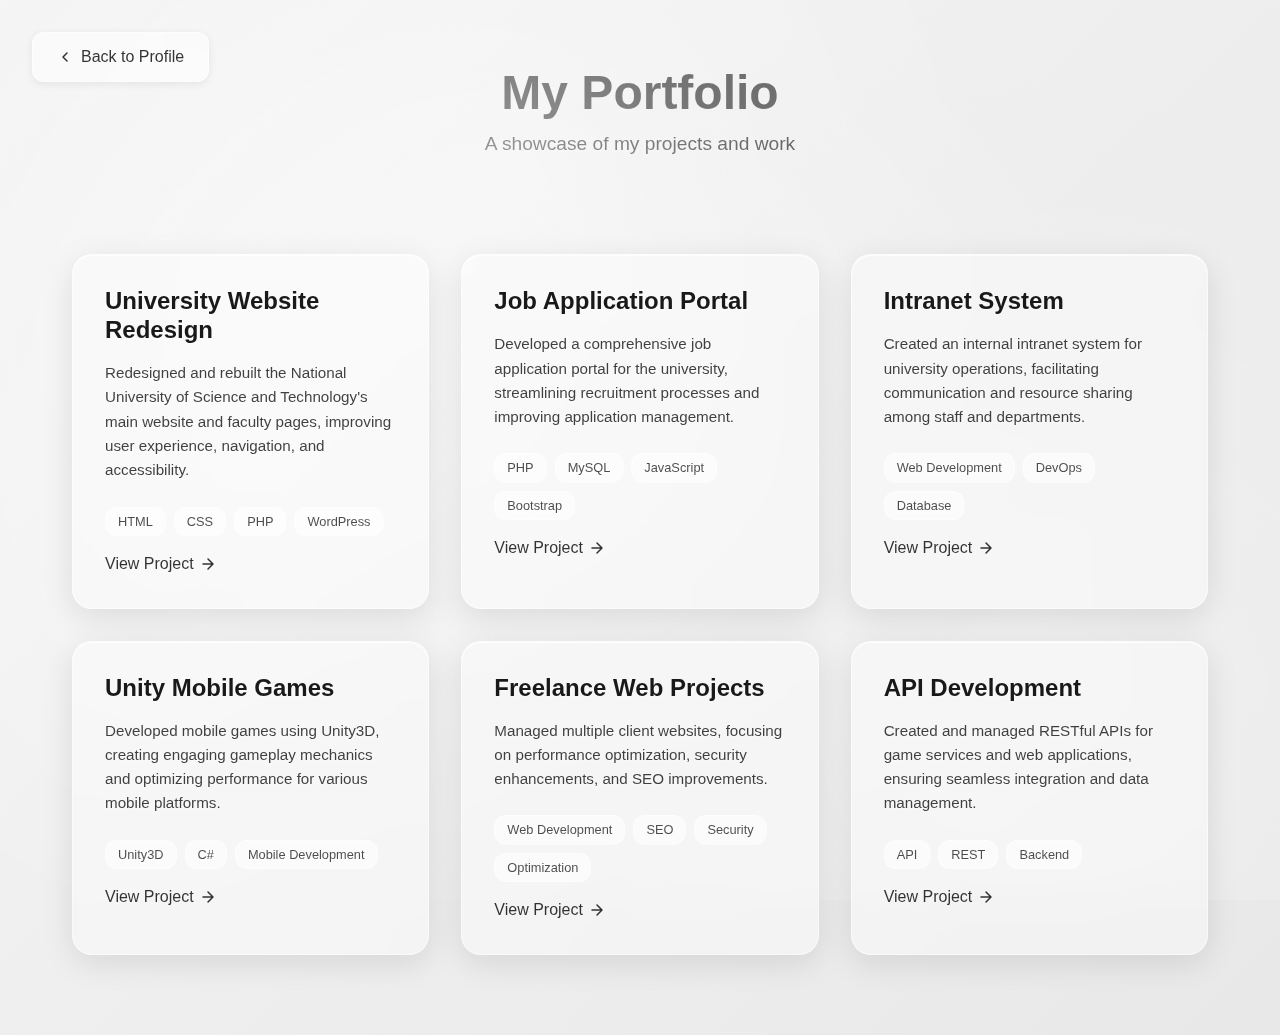
<file: portfolio.html>
<!DOCTYPE html>
<html lang="en">
<head>
    <meta charset="UTF-8">
    <meta name="viewport" content="width=device-width, initial-scale=1.0">
    <title>Portfolio - Henrix Moyo</title>
    <link href="https://cdn.jsdelivr.net/npm/bootstrap@5.3.0/dist/css/bootstrap.min.css" rel="stylesheet">
    <link rel="stylesheet" href="styles/main.css">
    <style>
        .portfolio-container {
            max-width: 1200px;
            margin: 0 auto;
            padding: 2rem;
        }

        .portfolio-header {
            text-align: center;
            margin-bottom: 3rem;
            padding: 2rem 0;
        }

        .portfolio-title {
            font-size: 3rem;
            font-weight: 700;
            background: linear-gradient(135deg, #333 0%, #666 100%);
            -webkit-background-clip: text;
            -webkit-text-fill-color: transparent;
            background-clip: text;
            margin-bottom: 0.5rem;
        }

        .portfolio-subtitle {
            font-size: 1.2rem;
            color: rgba(0, 0, 0, 0.7);
            text-shadow: 0 1px 2px rgba(255, 255, 255, 0.5);
        }

        .back-button {
            position: fixed;
            top: 2rem;
            left: 2rem;
            z-index: 100;
            background: rgba(255, 255, 255, 0.5);
            backdrop-filter: blur(10px);
            -webkit-backdrop-filter: blur(10px);
            border: 1px solid rgba(255, 255, 255, 0.6);
            border-radius: 12px;
            padding: 0.75rem 1.5rem;
            color: rgba(0, 0, 0, 0.8);
            text-decoration: none;
            display: flex;
            align-items: center;
            gap: 0.5rem;
            font-weight: 500;
            transition: all 0.3s ease;
            box-shadow: 0 2px 8px rgba(0, 0, 0, 0.08);
        }

        .back-button:hover {
            background: rgba(255, 255, 255, 0.7);
            transform: translateY(-2px);
            box-shadow: 0 4px 12px rgba(0, 0, 0, 0.12);
        }

        .portfolio-grid {
            display: grid;
            grid-template-columns: repeat(auto-fit, minmax(300px, 1fr));
            gap: 2rem;
            margin-bottom: 3rem;
        }

        .portfolio-card {
            background: rgba(255, 255, 255, 0.4);
            backdrop-filter: blur(20px) saturate(180%);
            -webkit-backdrop-filter: blur(20px) saturate(180%);
            border-radius: 20px;
            border: 1px solid rgba(255, 255, 255, 0.5);
            padding: 2rem;
            box-shadow: 0 8px 32px rgba(0, 0, 0, 0.1), inset 0 1px 0 rgba(255, 255, 255, 0.8);
            transition: all 0.3s ease;
            overflow: hidden;
        }

        .portfolio-card:hover {
            transform: translateY(-5px);
            box-shadow: 0 20px 60px rgba(0, 0, 0, 0.12), inset 0 1px 0 rgba(255, 255, 255, 0.9);
            background: rgba(255, 255, 255, 0.5);
        }

        .portfolio-card-title {
            font-size: 1.5rem;
            font-weight: 600;
            color: rgba(0, 0, 0, 0.9);
            margin-bottom: 1rem;
            text-shadow: 0 1px 2px rgba(255, 255, 255, 0.5);
        }

        .portfolio-card-description {
            font-size: 0.95rem;
            color: rgba(0, 0, 0, 0.75);
            line-height: 1.6;
            margin-bottom: 1.5rem;
            text-shadow: 0 1px 2px rgba(255, 255, 255, 0.5);
        }

        .portfolio-card-tech {
            display: flex;
            flex-wrap: wrap;
            gap: 0.5rem;
            margin-bottom: 1rem;
        }

        .tech-tag {
            padding: 0.25rem 0.75rem;
            background: rgba(255, 255, 255, 0.3);
            backdrop-filter: blur(5px);
            -webkit-backdrop-filter: blur(5px);
            border: 1px solid rgba(255, 255, 255, 0.4);
            border-radius: 12px;
            font-size: 0.8rem;
            color: rgba(0, 0, 0, 0.7);
            text-shadow: 0 1px 2px rgba(255, 255, 255, 0.5);
        }

        .portfolio-card-link {
            display: inline-flex;
            align-items: center;
            gap: 0.5rem;
            color: rgba(0, 0, 0, 0.8);
            text-decoration: none;
            font-weight: 500;
            transition: all 0.3s ease;
        }

        .portfolio-card-link:hover {
            color: rgba(0, 0, 0, 0.9);
            transform: translateX(5px);
        }

        .section-divider {
            height: 1px;
            background: rgba(0, 0, 0, 0.1);
            margin: 3rem 0;
        }

        /* Tablet Styles */
        @media (max-width: 1024px) {
            .portfolio-container {
                padding: 1.5rem;
            }

            .portfolio-grid {
                grid-template-columns: repeat(auto-fit, minmax(280px, 1fr));
                gap: 1.5rem;
            }
        }

        @media (max-width: 768px) {
            .portfolio-container {
                padding: 1rem;
                padding-top: 4rem;
            }

            .portfolio-header {
                margin-bottom: 2rem;
                padding: 1rem 0;
            }

            .portfolio-title {
                font-size: 2rem;
            }

            .portfolio-subtitle {
                font-size: 1rem;
            }

            .back-button {
                top: 1rem;
                left: 1rem;
                padding: 0.5rem 1rem;
                font-size: 0.9rem;
            }

            .portfolio-grid {
                grid-template-columns: 1fr;
                gap: 1.5rem;
            }

            .portfolio-card {
                padding: 1.5rem;
            }

            .portfolio-card-title {
                font-size: 1.25rem;
            }

            .portfolio-card-description {
                font-size: 0.9rem;
            }
        }

        /* Mobile Styles */
        @media (max-width: 576px) {
            .portfolio-container {
                padding: 0.75rem;
                padding-top: 3.5rem;
            }

            .portfolio-header {
                margin-bottom: 1.5rem;
                padding: 0.75rem 0;
            }

            .portfolio-title {
                font-size: 1.75rem;
            }

            .portfolio-subtitle {
                font-size: 0.9rem;
            }

            .back-button {
                top: 0.75rem;
                left: 0.75rem;
                padding: 0.4rem 0.8rem;
                font-size: 0.85rem;
            }

            .portfolio-grid {
                gap: 1.25rem;
            }

            .portfolio-card {
                padding: 1.25rem;
                border-radius: 16px;
            }

            .portfolio-card-title {
                font-size: 1.1rem;
                margin-bottom: 0.75rem;
            }

            .portfolio-card-description {
                font-size: 0.85rem;
                margin-bottom: 1rem;
            }

            .tech-tag {
                font-size: 0.75rem;
                padding: 0.2rem 0.6rem;
            }

            .portfolio-card-link {
                font-size: 0.85rem;
            }
        }

        /* Small Mobile */
        @media (max-width: 400px) {
            .portfolio-container {
                padding: 0.5rem;
                padding-top: 3rem;
            }

            .portfolio-title {
                font-size: 1.5rem;
            }

            .portfolio-subtitle {
                font-size: 0.85rem;
            }

            .back-button {
                top: 0.5rem;
                left: 0.5rem;
                padding: 0.35rem 0.7rem;
                font-size: 0.8rem;
            }

            .portfolio-card {
                padding: 1rem;
            }

            .portfolio-card-title {
                font-size: 1rem;
            }

            .portfolio-card-description {
                font-size: 0.8rem;
            }
        }
    </style>
</head>
<body>
    <a href="index.html" class="back-button">
        <svg width="16" height="16" viewBox="0 0 16 16" fill="none" xmlns="http://www.w3.org/2000/svg">
            <path d="M10 12L6 8L10 4" stroke="currentColor" stroke-width="1.5" stroke-linecap="round" stroke-linejoin="round"/>
        </svg>
        Back to Profile
    </a>

    <div class="portfolio-container">
        <div class="portfolio-header">
            <h1 class="portfolio-title">My Portfolio</h1>
            <p class="portfolio-subtitle">A showcase of my projects and work</p>
        </div>

        <div class="portfolio-grid">
            <div class="portfolio-card">
                <h3 class="portfolio-card-title">University Website Redesign</h3>
                <p class="portfolio-card-description">
                    Redesigned and rebuilt the National University of Science and Technology's main website and faculty pages, improving user experience, navigation, and accessibility.
                </p>
                <div class="portfolio-card-tech">
                    <span class="tech-tag">HTML</span>
                    <span class="tech-tag">CSS</span>
                    <span class="tech-tag">PHP</span>
                    <span class="tech-tag">WordPress</span>
                </div>
                <a href="#" class="portfolio-card-link">
                    View Project
                    <svg width="16" height="16" viewBox="0 0 16 16" fill="none" xmlns="http://www.w3.org/2000/svg">
                        <path d="M6 3L11 8L6 13M11 8H1" stroke="currentColor" stroke-width="1.5" stroke-linecap="round" stroke-linejoin="round"/>
                    </svg>
                </a>
            </div>

            <div class="portfolio-card">
                <h3 class="portfolio-card-title">Job Application Portal</h3>
                <p class="portfolio-card-description">
                    Developed a comprehensive job application portal for the university, streamlining recruitment processes and improving application management.
                </p>
                <div class="portfolio-card-tech">
                    <span class="tech-tag">PHP</span>
                    <span class="tech-tag">MySQL</span>
                    <span class="tech-tag">JavaScript</span>
                    <span class="tech-tag">Bootstrap</span>
                </div>
                <a href="#" class="portfolio-card-link">
                    View Project
                    <svg width="16" height="16" viewBox="0 0 16 16" fill="none" xmlns="http://www.w3.org/2000/svg">
                        <path d="M6 3L11 8L6 13M11 8H1" stroke="currentColor" stroke-width="1.5" stroke-linecap="round" stroke-linejoin="round"/>
                    </svg>
                </a>
            </div>

            <div class="portfolio-card">
                <h3 class="portfolio-card-title">Intranet System</h3>
                <p class="portfolio-card-description">
                    Created an internal intranet system for university operations, facilitating communication and resource sharing among staff and departments.
                </p>
                <div class="portfolio-card-tech">
                    <span class="tech-tag">Web Development</span>
                    <span class="tech-tag">DevOps</span>
                    <span class="tech-tag">Database</span>
                </div>
                <a href="#" class="portfolio-card-link">
                    View Project
                    <svg width="16" height="16" viewBox="0 0 16 16" fill="none" xmlns="http://www.w3.org/2000/svg">
                        <path d="M6 3L11 8L6 13M11 8H1" stroke="currentColor" stroke-width="1.5" stroke-linecap="round" stroke-linejoin="round"/>
                    </svg>
                </a>
            </div>

            <div class="portfolio-card">
                <h3 class="portfolio-card-title">Unity Mobile Games</h3>
                <p class="portfolio-card-description">
                    Developed mobile games using Unity3D, creating engaging gameplay mechanics and optimizing performance for various mobile platforms.
                </p>
                <div class="portfolio-card-tech">
                    <span class="tech-tag">Unity3D</span>
                    <span class="tech-tag">C#</span>
                    <span class="tech-tag">Mobile Development</span>
                </div>
                <a href="#" class="portfolio-card-link">
                    View Project
                    <svg width="16" height="16" viewBox="0 0 16 16" fill="none" xmlns="http://www.w3.org/2000/svg">
                        <path d="M6 3L11 8L6 13M11 8H1" stroke="currentColor" stroke-width="1.5" stroke-linecap="round" stroke-linejoin="round"/>
                    </svg>
                </a>
            </div>

            <div class="portfolio-card">
                <h3 class="portfolio-card-title">Freelance Web Projects</h3>
                <p class="portfolio-card-description">
                    Managed multiple client websites, focusing on performance optimization, security enhancements, and SEO improvements.
                </p>
                <div class="portfolio-card-tech">
                    <span class="tech-tag">Web Development</span>
                    <span class="tech-tag">SEO</span>
                    <span class="tech-tag">Security</span>
                    <span class="tech-tag">Optimization</span>
                </div>
                <a href="#" class="portfolio-card-link">
                    View Project
                    <svg width="16" height="16" viewBox="0 0 16 16" fill="none" xmlns="http://www.w3.org/2000/svg">
                        <path d="M6 3L11 8L6 13M11 8H1" stroke="currentColor" stroke-width="1.5" stroke-linecap="round" stroke-linejoin="round"/>
                    </svg>
                </a>
            </div>

            <div class="portfolio-card">
                <h3 class="portfolio-card-title">API Development</h3>
                <p class="portfolio-card-description">
                    Created and managed RESTful APIs for game services and web applications, ensuring seamless integration and data management.
                </p>
                <div class="portfolio-card-tech">
                    <span class="tech-tag">API</span>
                    <span class="tech-tag">REST</span>
                    <span class="tech-tag">Backend</span>
                </div>
                <a href="#" class="portfolio-card-link">
                    View Project
                    <svg width="16" height="16" viewBox="0 0 16 16" fill="none" xmlns="http://www.w3.org/2000/svg">
                        <path d="M6 3L11 8L6 13M11 8H1" stroke="currentColor" stroke-width="1.5" stroke-linecap="round" stroke-linejoin="round"/>
                    </svg>
                </a>
            </div>
        </div>
    </div>
</body>
</html>
</file>
<file: styles/main.css>
body {
    background: linear-gradient(135deg, #f5f5f5 0%, #e8e8e8 25%, #fafafa 50%, #f0f0f0 75%, #ffffff 100%);
    background-size: 400% 400%;
    animation: gradientShift 15s ease infinite;
    min-height: 100vh;
    display: flex;
    align-items: center;
    justify-content: center;
    font-family: -apple-system, BlinkMacSystemFont, 'Segoe UI', Roboto, Oxygen, Ubuntu, Cantarell, sans-serif;
    position: relative;
    overflow-x: hidden;
}

body::before {
    content: '';
    position: fixed;
    top: 0;
    left: 0;
    right: 0;
    bottom: 0;
    background: 
        radial-gradient(circle at 20% 50%, rgba(255, 255, 255, 0.4) 0%, transparent 50%),
        radial-gradient(circle at 80% 80%, rgba(255, 255, 255, 0.3) 0%, transparent 50%),
        radial-gradient(circle at 40% 20%, rgba(255, 255, 255, 0.35) 0%, transparent 50%);
    pointer-events: none;
    z-index: 0;
}

@keyframes gradientShift {
    0% { background-position: 0% 50%; }
    50% { background-position: 100% 50%; }
    100% { background-position: 0% 50%; }
}

.container-wrapper {
    display: flex;
    align-items: center;
    justify-content: center;
    transition: transform 0.5s cubic-bezier(0.68, -0.55, 0.265, 1.55);
    position: relative;
    min-height: 100vh;
    z-index: 1;
}

.container-wrapper.shifted {
    transform: translateX(-190px);
}

.profile-card {
    background: rgba(255, 255, 255, 0.4);
    backdrop-filter: blur(20px) saturate(180%);
    -webkit-backdrop-filter: blur(20px) saturate(180%);
    border-radius: 24px;
    border: 1px solid rgba(255, 255, 255, 0.5);
    padding: 0.5rem;
    box-shadow: 
        0 8px 32px rgba(0, 0, 0, 0.08),
        inset 0 1px 0 rgba(255, 255, 255, 0.8);
    max-width: 400px;
    width: 100%;
    margin: 1rem auto;
    transition: all 0.4s cubic-bezier(0.175, 0.885, 0.32, 1.275);
    transform-style: preserve-3d;
    will-change: transform;
    flex-shrink: 0;
    position: relative;
    overflow: hidden;
}

.profile-card::before {
    content: '';
    position: absolute;
    top: 0;
    left: -100%;
    width: 100%;
    height: 100%;
    background: linear-gradient(90deg, transparent, rgba(255, 255, 255, 0.4), transparent);
    transition: left 0.5s;
}

.profile-card:hover::before {
    left: 100%;
}

.profile-card:hover {
    background: rgba(255, 255, 255, 0.5);
    box-shadow: 
        0 20px 60px rgba(0, 0, 0, 0.12),
        inset 0 1px 0 rgba(255, 255, 255, 0.9);
    border-color: rgba(255, 255, 255, 0.6);
    transform: translateY(-5px);
}

.profile-card-inner {
    transform-style: preserve-3d;
}

.profile-image-container {
    background: rgba(255, 255, 255, 0.3);
    backdrop-filter: blur(10px);
    -webkit-backdrop-filter: blur(10px);
    border: 1px solid rgba(255, 255, 255, 0.5);
    border-radius: 20px;
    overflow: hidden;
    position: relative;
    margin-bottom: 1.5rem;
    transform: translateZ(40px);
    box-shadow: 0 4px 16px rgba(0, 0, 0, 0.08);
}

.profile-image {
    width: 100%;
    height: auto;
    display: block;
}

.profile-header {
    text-align: center;
    margin-bottom: 1.5rem;
    transform: translateZ(20px);
}

.profile-name {
    font-size: 1.75rem;
    font-weight: 500;
    color: #1a1a1a;
    margin-bottom: 0.5rem;
}

.status-container {
    display: flex;
    align-items: center;
    justify-content: center;
    gap: 0.5rem;
    color: #666;
    font-size: 0.95rem;
}

.spinner {
    width: 16px;
    height: 16px;
    border: 2px solid #e0e0e0;
    border-top-color: #666;
    border-radius: 50%;
    animation: spin 1s linear infinite;
}

@keyframes spin {
    to { transform: rotate(360deg); }
}

.profile-footer {
    display: flex;
    flex-direction: column;
    align-items: center;
    justify-content: center;
    transform: translateZ(30px);
}

.user-info {
    display: flex;
    align-items: center;
    gap: 0.75rem;
}

.user-avatar {
    width: 40px;
    height: 40px;
    border-radius: 50%;
    background: linear-gradient(135deg, rgba(255, 255, 255, 0.9) 0%, rgba(240, 240, 240, 0.9) 100%);
    backdrop-filter: blur(10px);
    -webkit-backdrop-filter: blur(10px);
    border: 1px solid rgba(255, 255, 255, 0.5);
    display: flex;
    align-items: center;
    justify-content: center;
    color: #333;
    font-weight: 600;
    font-size: 0.9rem;
    box-shadow: 0 4px 12px rgba(0, 0, 0, 0.1);
}

.user-details {
    display: flex;
    flex-direction: column;
}

.username {
    font-weight: 500;
    color: #1a1a1a;
    font-size: 0.95rem;
}

.timestamp {
    color: #999;
    font-size: 0.85rem;
}

.add-member-btn {
    margin: 0 auto; /* Center horizontally */
    background: rgb(8, 8, 8);
    backdrop-filter: blur(10px);
    -webkit-backdrop-filter: blur(10px);
    color: white;
    border: 1px solid rgba(255, 255, 255, 0.2);
    border-radius: 12px;
    padding: 0.6rem 1.5rem;
    margin-top: 1rem;
    margin-bottom: 1rem;
    font-size: 0.95rem;
    font-weight: 500;
    cursor: pointer;
    transition: all 0.3s ease;
    display: flex;
    align-items: center;
    gap: 0.5rem;
    box-shadow: 0 4px 16px rgba(0, 0, 0, 0.2);
}

.add-member-btn:hover {
    background: rgba(26, 26, 26, 0.8);
    transform: translateY(-2px);
    box-shadow: 0 6px 20px rgba(0, 0, 0, 0.3);
    border-color: rgba(255, 255, 255, 0.3);
}

.add-member-btn:active {
    transform: translateY(0);
}

.social-icons {
    display: flex;
    justify-content: center;
    align-items: center;
    gap: 1rem;
    margin-top: 0.75rem;
}

.social-icon {
    display: flex;
    align-items: center;
    justify-content: center;
    width: 40px;
    height: 40px;
    border-radius: 50%;
    background: rgba(255, 255, 255, 0.4);
    backdrop-filter: blur(10px);
    -webkit-backdrop-filter: blur(10px);
    border: 1px solid rgba(255, 255, 255, 0.5);
    color: rgba(0, 0, 0, 0.7);
    text-decoration: none;
    transition: all 0.3s ease;
    box-shadow: 0 2px 8px rgba(0, 0, 0, 0.08);
}

.social-icon:hover {
    background: rgba(255, 255, 255, 0.6);
    transform: translateY(-3px) scale(1.1);
    box-shadow: 0 4px 12px rgba(0, 0, 0, 0.15);
    border-color: rgba(255, 255, 255, 0.7);
    color: rgba(0, 0, 0, 0.9);
}

.social-icon:active {
    transform: translateY(-1px) scale(1.05);
}

.social-icon svg {
    width: 20px;
    height: 20px;
}

.shine {
    position: absolute;
    top: 0;
    left: 0;
    right: 0;
    bottom: 0;
    border-radius: 24px;
    background: radial-gradient(circle at var(--mouse-x, 50%) var(--mouse-y, 50%), rgba(255,255,255,0.3) 0%, transparent 50%);
    opacity: 0;
    transition: opacity 0.3s ease;
    pointer-events: none;
}

.profile-card:hover .shine {
    opacity: 1;
}

.member-panel {
    background: rgba(255, 255, 255, 0.4);
    backdrop-filter: blur(30px) saturate(180%);
    -webkit-backdrop-filter: blur(30px) saturate(180%);
    border-radius: 24px;
    border: 1px solid rgba(255, 255, 255, 0.5);
    padding: 2.5rem;
    box-shadow: 
        0 8px 32px rgba(0, 0, 0, 0.1),
        inset 0 1px 0 rgba(255, 255, 255, 0.8);
    width: 900px;
    max-width: 90vw;
    max-height: 90vh;
    overflow-y: auto;
    opacity: 0;
    transition: all 0.5s cubic-bezier(0.68, -0.55, 0.265, 1.55);
    pointer-events: none;
    position: absolute;
    left: calc(50% + 210px);
    top: 50%;
    transform: translateY(-50%) translateX(50px) scale(0.95);
    z-index: 1000;
}

.member-panel.visible {
    opacity: 1;
    transform: translateY(-50%) translateX(0) scale(1);
    pointer-events: all;
}

.panel-header {
    display: flex;
    justify-content: flex-end;
    align-items: center;
    margin-bottom: 1rem;
}

.close-btn {
    background: rgba(255, 255, 255, 0.5);
    backdrop-filter: blur(10px);
    -webkit-backdrop-filter: blur(10px);
    border: 1px solid rgba(255, 255, 255, 0.6);
    border-radius: 50%;
    width: 32px;
    height: 32px;
    display: flex;
    align-items: center;
    justify-content: center;
    cursor: pointer;
    transition: all 0.3s ease;
    font-size: 1.5rem;
    color: #333;
    line-height: 1;
    box-shadow: 0 2px 8px rgba(0, 0, 0, 0.08);
}

.close-btn:hover {
    background: rgba(255, 255, 255, 0.7);
    transform: rotate(90deg) scale(1.1);
    box-shadow: 0 4px 12px rgba(0, 0, 0, 0.12);
}

.profile-header-section {
    margin-bottom: 2rem;
}

.profile-main-name {
    font-size: 2.5rem;
    font-weight: 700;
    background: linear-gradient(135deg, #333 0%, #666 100%);
    -webkit-background-clip: text;
    -webkit-text-fill-color: transparent;
    background-clip: text;
    margin: 0 0 0.25rem 0;
    line-height: 1.2;
}

.profile-subtitle {
    font-size: 1rem;
    font-weight: 400;
    color: rgba(0, 0, 0, 0.7);
    margin: 0;
    text-shadow: 0 1px 2px rgba(255, 255, 255, 0.5);
}

.profile-content {
    display: grid;
    grid-template-columns: 1fr 1fr;
    gap: 2.5rem;
    margin-bottom: 2rem;
}

.profile-left-column,
.profile-right-column {
    display: flex;
    flex-direction: column;
    gap: 1.75rem;
}

.profile-section {
    display: flex;
    flex-direction: column;
    gap: 0.75rem;
}

.section-title {
    font-size: 0.75rem;
    font-weight: 700;
    color: rgba(0, 0, 0, 0.9);
    text-transform: uppercase;
    letter-spacing: 0.5px;
    margin: 0;
    padding-bottom: 0.5rem;
    border-bottom: 1px solid rgba(0, 0, 0, 0.1);
    text-shadow: 0 1px 2px rgba(255, 255, 255, 0.5);
}

.section-text {
    font-size: 0.95rem;
    font-weight: 400;
    color: rgba(0, 0, 0, 0.8);
    line-height: 1.6;
    margin: 0;
    text-shadow: 0 1px 2px rgba(255, 255, 255, 0.5);
}

.experience-list {
    display: flex;
    flex-direction: column;
    gap: 1.5rem;
}

.experience-item {
    padding-bottom: 1.5rem;
    border-bottom: 1px solid rgba(0, 0, 0, 0.08);
    position: relative;
}

.experience-item:last-child {
    border-bottom: none;
    padding-bottom: 0;
}

.experience-header {
    margin-bottom: 0.75rem;
}

.experience-title {
    font-size: 1rem;
    font-weight: 600;
    color: rgba(0, 0, 0, 0.9);
    margin-bottom: 0.25rem;
    text-shadow: 0 1px 2px rgba(255, 255, 255, 0.5);
}

.experience-company {
    font-size: 0.9rem;
    font-weight: 500;
    color: rgba(0, 0, 0, 0.7);
    margin-bottom: 0.5rem;
    text-shadow: 0 1px 2px rgba(255, 255, 255, 0.5);
}

.experience-meta {
    display: flex;
    flex-wrap: wrap;
    gap: 0.75rem;
    font-size: 0.85rem;
    color: rgba(0, 0, 0, 0.6);
    margin-bottom: 0.75rem;
}

.experience-duration,
.experience-location {
    display: inline-flex;
    align-items: center;
    padding: 0.25rem 0.5rem;
    background: rgba(255, 255, 255, 0.3);
    backdrop-filter: blur(5px);
    -webkit-backdrop-filter: blur(5px);
    border: 1px solid rgba(255, 255, 255, 0.4);
    border-radius: 12px;
    font-size: 0.8rem;
    text-shadow: 0 1px 2px rgba(255, 255, 255, 0.5);
}

.experience-responsibilities {
    list-style: none;
    padding: 0;
    margin: 0;
    display: flex;
    flex-direction: column;
    gap: 0.5rem;
}

.experience-responsibilities li {
    font-size: 0.9rem;
    color: rgba(0, 0, 0, 0.75);
    line-height: 1.5;
    padding-left: 1.25rem;
    position: relative;
    text-shadow: 0 1px 2px rgba(255, 255, 255, 0.5);
}

.experience-responsibilities li::before {
    content: '▸';
    position: absolute;
    left: 0;
    color: rgba(0, 0, 0, 0.5);
    font-weight: 600;
}

.read-more-btn {
    display: flex;
    align-items: center;
    justify-content: center;
    gap: 0.5rem;
    width: 100%;
    margin-top: 1rem;
    padding: 0.75rem 1rem;
    background: rgba(255, 255, 255, 0.4);
    backdrop-filter: blur(10px);
    -webkit-backdrop-filter: blur(10px);
    border: 1px solid rgba(255, 255, 255, 0.5);
    border-radius: 12px;
    font-size: 0.9rem;
    font-weight: 500;
    color: rgba(0, 0, 0, 0.8);
    cursor: pointer;
    transition: all 0.3s ease;
    box-shadow: 0 2px 8px rgba(0, 0, 0, 0.08);
    text-shadow: 0 1px 2px rgba(255, 255, 255, 0.5);
}

.read-more-btn:hover {
    background: rgba(255, 255, 255, 0.6);
    transform: translateY(-2px);
    box-shadow: 0 4px 12px rgba(0, 0, 0, 0.12);
    border-color: rgba(255, 255, 255, 0.7);
}

.read-more-btn:active {
    transform: translateY(0);
}

.read-more-btn svg {
    flex-shrink: 0;
    transition: transform 0.3s ease;
}

.action-buttons-container {
    display: flex;
    flex-direction: column;
    gap: 0.75rem;
    margin-top: 0.5rem;
}

.portfolio-btn,
.github-btn {
    display: flex;
    align-items: center;
    justify-content: center;
    gap: 0.5rem;
    width: 100%;
    padding: 0.75rem 1rem;
    background: rgba(255, 255, 255, 0.4);
    backdrop-filter: blur(10px);
    -webkit-backdrop-filter: blur(10px);
    border: 1px solid rgba(255, 255, 255, 0.5);
    border-radius: 12px;
    font-size: 0.9rem;
    font-weight: 500;
    color: rgba(0, 0, 0, 0.8);
    cursor: pointer;
    transition: all 0.3s ease;
    box-shadow: 0 2px 8px rgba(0, 0, 0, 0.08);
    text-shadow: 0 1px 2px rgba(255, 255, 255, 0.5);
}

.portfolio-btn:hover,
.github-btn:hover {
    background: rgba(255, 255, 255, 0.6);
    transform: translateY(-2px);
    box-shadow: 0 4px 12px rgba(0, 0, 0, 0.12);
    border-color: rgba(255, 255, 255, 0.7);
}

.portfolio-btn:active,
.github-btn:active {
    transform: translateY(0);
}

.portfolio-btn svg,
.github-btn svg {
    flex-shrink: 0;
}

.about-items {
    display: flex;
    flex-direction: column;
    gap: 0.75rem;
}

.about-item {
    display: flex;
    align-items: center;
    gap: 0.75rem;
    font-size: 0.95rem;
    color: rgba(0, 0, 0, 0.8);
    text-shadow: 0 1px 2px rgba(255, 255, 255, 0.5);
}

.icon-circle {
    width: 32px;
    height: 32px;
    border-radius: 50%;
    background: rgba(255, 255, 255, 0.5);
    backdrop-filter: blur(10px);
    -webkit-backdrop-filter: blur(10px);
    border: 1px solid rgba(255, 255, 255, 0.6);
    display: flex;
    align-items: center;
    justify-content: center;
    flex-shrink: 0;
    color: #333;
    box-shadow: 0 2px 8px rgba(0, 0, 0, 0.08);
    transition: all 0.3s ease;
}

.icon-circle:hover {
    background: rgba(255, 255, 255, 0.7);
    transform: scale(1.1);
    box-shadow: 0 4px 12px rgba(0, 0, 0, 0.12);
}

.influencer-list {
    display: flex;
    flex-direction: column;
    gap: 0.75rem;
}

.influencer-item {
    display: flex;
    flex-direction: column;
    gap: 0.5rem;
}

.influencer-label {
    font-size: 0.95rem;
    color: rgba(0, 0, 0, 0.8);
    font-weight: 400;
    text-shadow: 0 1px 2px rgba(255, 255, 255, 0.5);
}

.influencer-bar {
    width: 100%;
    height: 8px;
    background: rgba(232, 232, 232, 0.3);
    backdrop-filter: blur(5px);
    -webkit-backdrop-filter: blur(5px);
    border-radius: 4px;
    overflow: hidden;
    border: 1px solid rgba(255, 255, 255, 0.2);
}

.influencer-bar-fill {
    height: 100%;
    background: linear-gradient(90deg, rgba(255, 255, 255, 0.8) 0%, rgba(240, 240, 240, 0.8) 100%);
    backdrop-filter: blur(5px);
    -webkit-backdrop-filter: blur(5px);
    border-radius: 4px;
    transition: width 0.5s cubic-bezier(0.4, 0, 0.2, 1);
    box-shadow: 0 2px 8px rgba(0, 0, 0, 0.15);
}

.profile-summary {
    display: flex;
    gap: 2rem;
    padding-top: 1.5rem;
    border-top: 1px solid rgba(0, 0, 0, 0.1);
    margin-top: 1rem;
}

.summary-item {
    display: flex;
    flex-direction: column;
    gap: 0.25rem;
}

.summary-value {
    font-size: 2rem;
    font-weight: 700;
    color: rgba(0, 0, 0, 0.9);
    line-height: 1;
    text-shadow: 0 1px 2px rgba(255, 255, 255, 0.5);
}

.summary-value.highlight {
    background: linear-gradient(135deg, #333 0%, #666 100%);
    -webkit-background-clip: text;
    -webkit-text-fill-color: transparent;
    background-clip: text;
}

.summary-label {
    font-size: 0.85rem;
    color: rgba(0, 0, 0, 0.7);
    font-weight: 400;
    text-shadow: 0 1px 2px rgba(255, 255, 255, 0.5);
}


/* Tablet Styles (768px - 1024px) */
@media (max-width: 1024px) {
    .container-wrapper.shifted {
        transform: translateX(0);
    }

    .member-panel {
        width: 95vw;
        max-width: 95vw;
        left: 50%;
        top: 50%;
        transform: translateX(-50%) translateY(-50%) translateX(50px) scale(0.95);
        padding: 2rem;
    }

    .member-panel.visible {
        transform: translateX(-50%) translateY(-50%) translateX(0) scale(1);
    }

    .profile-content {
        grid-template-columns: 1fr;
        gap: 1.5rem;
    }

    .profile-main-name {
        font-size: 2rem;
    }

    .profile-summary {
        flex-direction: row;
        gap: 1.5rem;
    }
}

/* Tablet Portrait (768px and below) */
@media (max-width: 768px) {
    body {
        padding: 1rem;
    }

    .container-wrapper {
        min-height: auto;
        padding: 1rem 0;
    }

    .container-wrapper.shifted {
        transform: translateX(0);
    }

    .profile-card {
        max-width: 100%;
        margin: 0;
        padding: 1.5rem;
        background: white;
        backdrop-filter: none;
        -webkit-backdrop-filter: none;
        border: 1px solid rgba(0, 0, 0, 0.1);
        box-shadow: 0 8px 32px rgba(0, 0, 0, 0.1);
        position: relative;
        z-index: 2;
    }

    .profile-card:hover {
        background: white;
        box-shadow: 0 20px 60px rgba(0, 0, 0, 0.15);
    }

    .member-panel {
        width: 100vw;
        max-width: 100vw;
        height: 100vh;
        max-height: 100vh;
        left: 0;
        top: 0;
        border-radius: 0;
        padding: 1.5rem;
        transform: translateX(0) translateY(0) scale(1);
        position: fixed;
        background: white;
        backdrop-filter: none;
        -webkit-backdrop-filter: none;
        border: none;
        box-shadow: 0 8px 32px rgba(0, 0, 0, 0.15);
        z-index: 1000;
    }

    .member-panel.visible {
        transform: translateX(0) translateY(0) scale(1);
    }
    
    /* Hide profile card when member panel is open on mobile */
    .container-wrapper.shifted .profile-card {
        opacity: 0;
        visibility: hidden;
        pointer-events: none;
    }

    .profile-image-container {
        background: white;
        backdrop-filter: none;
        -webkit-backdrop-filter: none;
        border: 1px solid rgba(0, 0, 0, 0.1);
    }

    .close-btn {
        background: rgba(245, 245, 245, 0.8);
        backdrop-filter: none;
        -webkit-backdrop-filter: none;
        border: 1px solid rgba(0, 0, 0, 0.1);
    }

    .close-btn:hover {
        background: rgba(230, 230, 230, 0.9);
    }

    .icon-circle {
        background: white;
        backdrop-filter: none;
        -webkit-backdrop-filter: none;
        border: 1px solid rgba(0, 0, 0, 0.1);
    }

    .icon-circle:hover {
        background: rgba(245, 245, 245, 1);
    }

    .portfolio-btn,
    .github-btn,
    .read-more-btn {
        background: white;
        backdrop-filter: none;
        -webkit-backdrop-filter: none;
        border: 1px solid rgba(0, 0, 0, 0.15);
    }

    .portfolio-btn:hover,
    .github-btn:hover,
    .read-more-btn:hover {
        background: rgba(245, 245, 245, 1);
        border-color: rgba(0, 0, 0, 0.2);
    }

    .experience-duration,
    .experience-location {
        background: white;
        backdrop-filter: none;
        -webkit-backdrop-filter: none;
        border: 1px solid rgba(0, 0, 0, 0.15);
    }

    .influencer-bar {
        background: rgba(232, 232, 232, 0.5);
        backdrop-filter: none;
        -webkit-backdrop-filter: none;
        border: 1px solid rgba(0, 0, 0, 0.1);
    }

    .influencer-bar-fill {
        backdrop-filter: none;
        -webkit-backdrop-filter: none;
    }

    .user-avatar {
        background: linear-gradient(135deg, rgba(255, 255, 255, 1) 0%, rgba(240, 240, 240, 1) 100%);
        backdrop-filter: none;
        -webkit-backdrop-filter: none;
        border: 1px solid rgba(0, 0, 0, 0.1);
    }

    .social-icons {
        gap: 0.75rem;
        margin-top: 0.5rem;
    }

    .social-icon {
        width: 36px;
        height: 36px;
        background: white;
        backdrop-filter: none;
        -webkit-backdrop-filter: none;
        border: 1px solid rgba(0, 0, 0, 0.1);
    }

    .social-icon:hover {
        background: rgba(245, 245, 245, 1);
        border-color: rgba(0, 0, 0, 0.15);
    }

    .social-icon svg {
        width: 18px;
        height: 18px;
    }

    .profile-header-section {
        margin-bottom: 1.5rem;
    }

    .profile-main-name {
        font-size: 1.75rem;
    }

    .profile-subtitle {
        font-size: 0.9rem;
    }

    .profile-content {
        gap: 1.25rem;
    }

    .profile-left-column,
    .profile-right-column {
        gap: 1.25rem;
    }

    .profile-section {
        gap: 0.625rem;
    }

    .section-title {
        font-size: 0.7rem;
    }

    .section-text {
        font-size: 0.9rem;
    }

    .experience-list {
        gap: 1.25rem;
    }

    .experience-item {
        padding-bottom: 1.25rem;
    }

    .experience-title {
        font-size: 0.95rem;
    }

    .experience-company {
        font-size: 0.85rem;
    }

    .experience-meta {
        flex-direction: column;
        gap: 0.5rem;
    }

    .experience-duration,
    .experience-location {
        font-size: 0.75rem;
        padding: 0.2rem 0.4rem;
    }

    .experience-responsibilities li {
        font-size: 0.85rem;
    }

    .profile-summary {
        flex-direction: column;
        gap: 1rem;
        padding-top: 1rem;
    }

    .summary-value {
        font-size: 1.75rem;
    }

    .summary-label {
        font-size: 0.8rem;
    }

    .action-buttons-container {
        gap: 0.625rem;
    }

    .portfolio-btn,
    .github-btn,
    .read-more-btn {
        padding: 0.625rem 0.875rem;
        font-size: 0.85rem;
    }
}

/* Mobile Styles (576px and below) */
@media (max-width: 576px) {
    body {
        padding: 0.5rem;
    }

    .container-wrapper {
        padding: 0.5rem 0;
    }

    .profile-card {
        padding: 1.25rem;
        border-radius: 20px;
        background: white;
        backdrop-filter: none;
        -webkit-backdrop-filter: none;
        border: 1px solid rgba(0, 0, 0, 0.1);
        box-shadow: 0 8px 32px rgba(0, 0, 0, 0.1);
        position: relative;
        z-index: 2;
    }

    .profile-card:hover {
        background: white;
        box-shadow: 0 20px 60px rgba(0, 0, 0, 0.15);
    }

    .profile-name {
        font-size: 1.5rem;
    }

    .profile-header {
        margin-bottom: 1.25rem;
    }

    .profile-image-container {
        border-radius: 16px;
        margin-bottom: 1.25rem;
        background: white;
        backdrop-filter: none;
        -webkit-backdrop-filter: none;
        border: 1px solid rgba(0, 0, 0, 0.1);
    }

    .profile-footer {
        flex-direction: column;
        gap: 1rem;
        align-items: center;
    }

    .user-info {
        justify-content: center;
    }

    .add-member-btn {
        width: 100%;
        padding: 0.5rem 1.2rem;
        font-size: 0.9rem;
        justify-content: center;
        background: rgba(45, 45, 45, 0.9);
        backdrop-filter: none;
        -webkit-backdrop-filter: none;
        border: 1px solid rgba(45, 45, 45, 0.3);
    }

    .add-member-btn:hover {
        background: rgba(26, 26, 26, 0.95);
    }

    .social-icons {
        gap: 0.75rem;
        margin-top: 0.5rem;
    }

    .social-icon {
        width: 36px;
        height: 36px;
        background: white;
        backdrop-filter: none;
        -webkit-backdrop-filter: none;
        border: 1px solid rgba(0, 0, 0, 0.1);
    }

    .social-icon:hover {
        background: rgba(245, 245, 245, 1);
        border-color: rgba(0, 0, 0, 0.15);
    }

    .social-icon svg {
        width: 18px;
        height: 18px;
    }

    .member-panel {
        padding: 1.25rem;
        background: white;
        backdrop-filter: none;
        -webkit-backdrop-filter: none;
        border: 1px solid rgba(0, 0, 0, 0.1);
        box-shadow: 0 8px 32px rgba(0, 0, 0, 0.15);
        z-index: 1000;
    }

    .panel-header {
        margin-bottom: 0.75rem;
    }

    .close-btn {
        width: 28px;
        height: 28px;
        font-size: 1.3rem;
        background: rgba(245, 245, 245, 0.8);
        backdrop-filter: none;
        -webkit-backdrop-filter: none;
        border: 1px solid rgba(0, 0, 0, 0.1);
    }

    .close-btn:hover {
        background: rgba(230, 230, 230, 0.9);
    }

    .profile-header-section {
        margin-bottom: 1.25rem;
    }

    .profile-main-name {
        font-size: 1.5rem;
    }

    .profile-subtitle {
        font-size: 0.85rem;
    }

    .profile-content {
        gap: 1rem;
    }

    .profile-left-column,
    .profile-right-column {
        gap: 1rem;
    }

    .profile-section {
        gap: 0.5rem;
    }

    .section-title {
        font-size: 0.65rem;
        padding-bottom: 0.4rem;
    }

    .section-text {
        font-size: 0.85rem;
        line-height: 1.5;
    }

    .about-items {
        gap: 0.625rem;
    }

    .about-item {
        font-size: 0.85rem;
        gap: 0.625rem;
    }

    .icon-circle {
        width: 28px;
        height: 28px;
        background: white;
        backdrop-filter: none;
        -webkit-backdrop-filter: none;
        border: 1px solid rgba(0, 0, 0, 0.1);
    }

    .icon-circle:hover {
        background: rgba(245, 245, 245, 1);
    }

    .icon-circle svg {
        width: 14px;
        height: 14px;
    }

    .influencer-list {
        gap: 0.625rem;
    }

    .influencer-label {
        font-size: 0.85rem;
    }

    .influencer-bar {
        height: 6px;
    }

    .experience-list {
        gap: 1rem;
    }

    .experience-item {
        padding-bottom: 1rem;
    }

    .experience-header {
        margin-bottom: 0.625rem;
    }

    .experience-title {
        font-size: 0.9rem;
    }

    .experience-company {
        font-size: 0.8rem;
        margin-bottom: 0.4rem;
    }

    .experience-meta {
        gap: 0.4rem;
        margin-bottom: 0.625rem;
    }

    .experience-duration,
    .experience-location {
        font-size: 0.7rem;
        padding: 0.15rem 0.35rem;
    }

    .experience-responsibilities {
        gap: 0.4rem;
    }

    .experience-responsibilities li {
        font-size: 0.8rem;
        padding-left: 1rem;
        line-height: 1.4;
    }

    .read-more-btn {
        margin-top: 0.75rem;
        padding: 0.625rem 0.875rem;
        font-size: 0.85rem;
    }

    .profile-summary {
        gap: 0.75rem;
        padding-top: 0.75rem;
        margin-top: 0.75rem;
    }

    .summary-value {
        font-size: 1.5rem;
    }

    .summary-label {
        font-size: 0.75rem;
    }

    .action-buttons-container {
        gap: 0.5rem;
        margin-top: 0.4rem;
    }

    .portfolio-btn,
    .github-btn {
        padding: 0.625rem 0.875rem;
        font-size: 0.85rem;
        background: white;
        backdrop-filter: none;
        -webkit-backdrop-filter: none;
        border: 1px solid rgba(0, 0, 0, 0.15);
    }

    .portfolio-btn:hover,
    .github-btn:hover {
        background: rgba(245, 245, 245, 1);
        border-color: rgba(0, 0, 0, 0.2);
    }

    .read-more-btn {
        background: white;
        backdrop-filter: none;
        -webkit-backdrop-filter: none;
        border: 1px solid rgba(0, 0, 0, 0.15);
    }

    .read-more-btn:hover {
        background: rgba(245, 245, 245, 1);
        border-color: rgba(0, 0, 0, 0.2);
    }

    .portfolio-btn svg,
    .github-btn svg {
        width: 14px;
        height: 14px;
    }

    .experience-duration,
    .experience-location {
        background: white;
        backdrop-filter: none;
        -webkit-backdrop-filter: none;
        border: 1px solid rgba(0, 0, 0, 0.15);
    }

    .influencer-bar {
        background: rgba(232, 232, 232, 0.5);
        backdrop-filter: none;
        -webkit-backdrop-filter: none;
        border: 1px solid rgba(0, 0, 0, 0.1);
    }

    .influencer-bar-fill {
        backdrop-filter: none;
        -webkit-backdrop-filter: none;
    }

    .user-avatar {
        background: linear-gradient(135deg, rgba(255, 255, 255, 1) 0%, rgba(240, 240, 240, 1) 100%);
        backdrop-filter: none;
        -webkit-backdrop-filter: none;
        border: 1px solid rgba(0, 0, 0, 0.1);
    }
}

/* Small Mobile (400px and below) */
@media (max-width: 400px) {
    body {
        padding: 0.25rem;
    }

    .profile-card {
        padding: 1rem;
        border-radius: 16px;
        background: white;
        backdrop-filter: none;
        -webkit-backdrop-filter: none;
    }

    .profile-name {
        font-size: 1.25rem;
    }

    .member-panel {
        padding: 1rem;
        background: white;
        backdrop-filter: none;
        -webkit-backdrop-filter: none;
    }

    .profile-main-name {
        font-size: 1.25rem;
    }

    .profile-subtitle {
        font-size: 0.8rem;
    }

    .section-title {
        font-size: 0.6rem;
    }

    .section-text {
        font-size: 0.8rem;
    }

    .summary-value {
        font-size: 1.25rem;
    }
}

/* Hide scrollbar for Chrome, Safari and Opera */
::-webkit-scrollbar {
    display: none;
}

/* Hide scrollbar for IE, Edge and Firefox */
html {
    -ms-overflow-style: none;  /* IE and Edge */
    scrollbar-width: none;  /* Firefox */
}

/* Dark Mode Support */
@media (prefers-color-scheme: dark) {
    body {
        background: linear-gradient(135deg, #1a1a1a 0%, #2d2d2d 25%, #1f1f1f 50%, #252525 75%, #1a1a1a 100%);
    }

    body::before {
        background: 
            radial-gradient(circle at 20% 50%, rgba(100, 100, 100, 0.2) 0%, transparent 50%),
            radial-gradient(circle at 80% 80%, rgba(80, 80, 80, 0.15) 0%, transparent 50%),
            radial-gradient(circle at 40% 20%, rgba(90, 90, 90, 0.18) 0%, transparent 50%);
    }

    .profile-card {
        background: rgba(30, 30, 30, 0.6);
        border: 1px solid rgba(255, 255, 255, 0.1);
        box-shadow: 
            0 8px 32px rgba(0, 0, 0, 0.3),
            inset 0 1px 0 rgba(255, 255, 255, 0.1);
    }

    .profile-card:hover {
        background: rgba(35, 35, 35, 0.7);
        border-color: rgba(255, 255, 255, 0.15);
    }

    .profile-name {
        color: #e0e0e0;
    }

    .status-container {
        color: #b0b0b0;
    }

    .username {
        color: #e0e0e0;
    }

    .timestamp {
        color: #999;
    }

    .profile-image-container {
        background: rgba(40, 40, 40, 0.4);
        border: 1px solid rgba(255, 255, 255, 0.1);
    }

    .add-member-btn {
        background: rgba(255, 255, 255, 0.1);
        border: 1px solid rgba(255, 255, 255, 0.2);
        color: #e0e0e0;
    }

    .add-member-btn:hover {
        background: rgba(255, 255, 255, 0.15);
        border-color: rgba(255, 255, 255, 0.3);
    }

    .social-icon {
        background: rgba(40, 40, 40, 0.6);
        border: 1px solid rgba(255, 255, 255, 0.15);
        color: #e0e0e0;
    }

    .social-icon:hover {
        background: rgba(50, 50, 50, 0.8);
        border-color: rgba(255, 255, 255, 0.25);
        color: #ffffff;
    }

    .member-panel {
        background: rgba(30, 30, 30, 0.6);
        border: 1px solid rgba(255, 255, 255, 0.1);
        box-shadow: 
            0 8px 32px rgba(0, 0, 0, 0.3),
            inset 0 1px 0 rgba(255, 255, 255, 0.1);
    }

    .close-btn {
        background: rgba(40, 40, 40, 0.6);
        border: 1px solid rgba(255, 255, 255, 0.15);
        color: #e0e0e0;
    }

    .close-btn:hover {
        background: rgba(50, 50, 50, 0.8);
        color: #ffffff;
    }

    .profile-main-name {
        background: linear-gradient(135deg, #e0e0e0 0%, #b0b0b0 100%);
        -webkit-background-clip: text;
        -webkit-text-fill-color: transparent;
        background-clip: text;
    }

    .profile-subtitle {
        color: #b0b0b0;
    }

    .section-title {
        color: #e0e0e0;
        border-bottom: 1px solid rgba(255, 255, 255, 0.1);
    }

    .section-text {
        color: #d0d0d0;
    }

    .about-item {
        color: #d0d0d0;
    }

    .icon-circle {
        background: rgba(40, 40, 40, 0.6);
        border: 1px solid rgba(255, 255, 255, 0.15);
        color: #e0e0e0;
    }

    .icon-circle:hover {
        background: rgba(50, 50, 50, 0.8);
    }

    .influencer-label {
        color: #d0d0d0;
    }

    .influencer-bar {
        background: rgba(60, 60, 60, 0.5);
        border: 1px solid rgba(255, 255, 255, 0.1);
    }

    .influencer-bar-fill {
        background: linear-gradient(90deg, rgba(200, 200, 200, 0.8) 0%, rgba(160, 160, 160, 0.8) 100%);
    }

    .experience-title {
        color: #e0e0e0;
    }

    .experience-company {
        color: #c0c0c0;
    }

    .experience-meta {
        color: #b0b0b0;
    }

    .experience-duration,
    .experience-location {
        background: rgba(40, 40, 40, 0.6);
        border: 1px solid rgba(255, 255, 255, 0.15);
        color: #d0d0d0;
    }

    .experience-responsibilities li {
        color: #d0d0d0;
    }

    .experience-responsibilities li::before {
        color: rgba(255, 255, 255, 0.5);
    }

    .read-more-btn {
        background: rgba(40, 40, 40, 0.6);
        border: 1px solid rgba(255, 255, 255, 0.15);
        color: #e0e0e0;
    }

    .read-more-btn:hover {
        background: rgba(50, 50, 50, 0.8);
        border-color: rgba(255, 255, 255, 0.25);
    }

    .portfolio-btn,
    .github-btn {
        background: rgba(40, 40, 40, 0.6);
        border: 1px solid rgba(255, 255, 255, 0.15);
        color: #e0e0e0;
    }

    .portfolio-btn:hover,
    .github-btn:hover {
        background: rgba(50, 50, 50, 0.8);
        border-color: rgba(255, 255, 255, 0.25);
    }

    .profile-summary {
        border-top: 1px solid rgba(255, 255, 255, 0.1);
    }

    .summary-value {
        color: #e0e0e0;
    }

    .summary-value.highlight {
        background: linear-gradient(135deg, #e0e0e0 0%, #b0b0b0 100%);
        -webkit-background-clip: text;
        -webkit-text-fill-color: transparent;
        background-clip: text;
    }

    .summary-label {
        color: #b0b0b0;
    }

    .user-avatar {
        background: linear-gradient(135deg, rgba(60, 60, 60, 0.9) 0%, rgba(40, 40, 40, 0.9) 100%);
        border: 1px solid rgba(255, 255, 255, 0.15);
        color: #e0e0e0;
    }

    /* Mobile Dark Mode */
    @media (max-width: 768px) {
        .profile-card {
            background: #1a1a1a;
            border: 1px solid rgba(255, 255, 255, 0.1);
        }

        .member-panel {
            background: #1a1a1a;
            border: none;
        }

        .profile-image-container {
            background: #252525;
            border: 1px solid rgba(255, 255, 255, 0.1);
        }

        .close-btn {
            background: #2d2d2d;
            border: 1px solid rgba(255, 255, 255, 0.1);
        }

        .icon-circle {
            background: #252525;
            border: 1px solid rgba(255, 255, 255, 0.1);
        }

        .portfolio-btn,
        .github-btn,
        .read-more-btn {
            background: #252525;
            border: 1px solid rgba(255, 255, 255, 0.1);
        }

        .experience-duration,
        .experience-location {
            background: #252525;
            border: 1px solid rgba(255, 255, 255, 0.1);
        }

        .influencer-bar {
            background: rgba(60, 60, 60, 0.5);
            border: 1px solid rgba(255, 255, 255, 0.1);
        }

        .user-avatar {
            background: linear-gradient(135deg, #2d2d2d 0%, #1f1f1f 100%);
            border: 1px solid rgba(255, 255, 255, 0.1);
        }

        .social-icon {
            background: #252525;
            border: 1px solid rgba(255, 255, 255, 0.1);
        }
    }

    @media (max-width: 576px) {
        .profile-card {
            background: #1a1a1a;
        }

        .member-panel {
            background: #1a1a1a;
        }

        .add-member-btn {
            background: rgba(255, 255, 255, 0.1);
            border: 1px solid rgba(255, 255, 255, 0.2);
        }
    }
}
</file>
